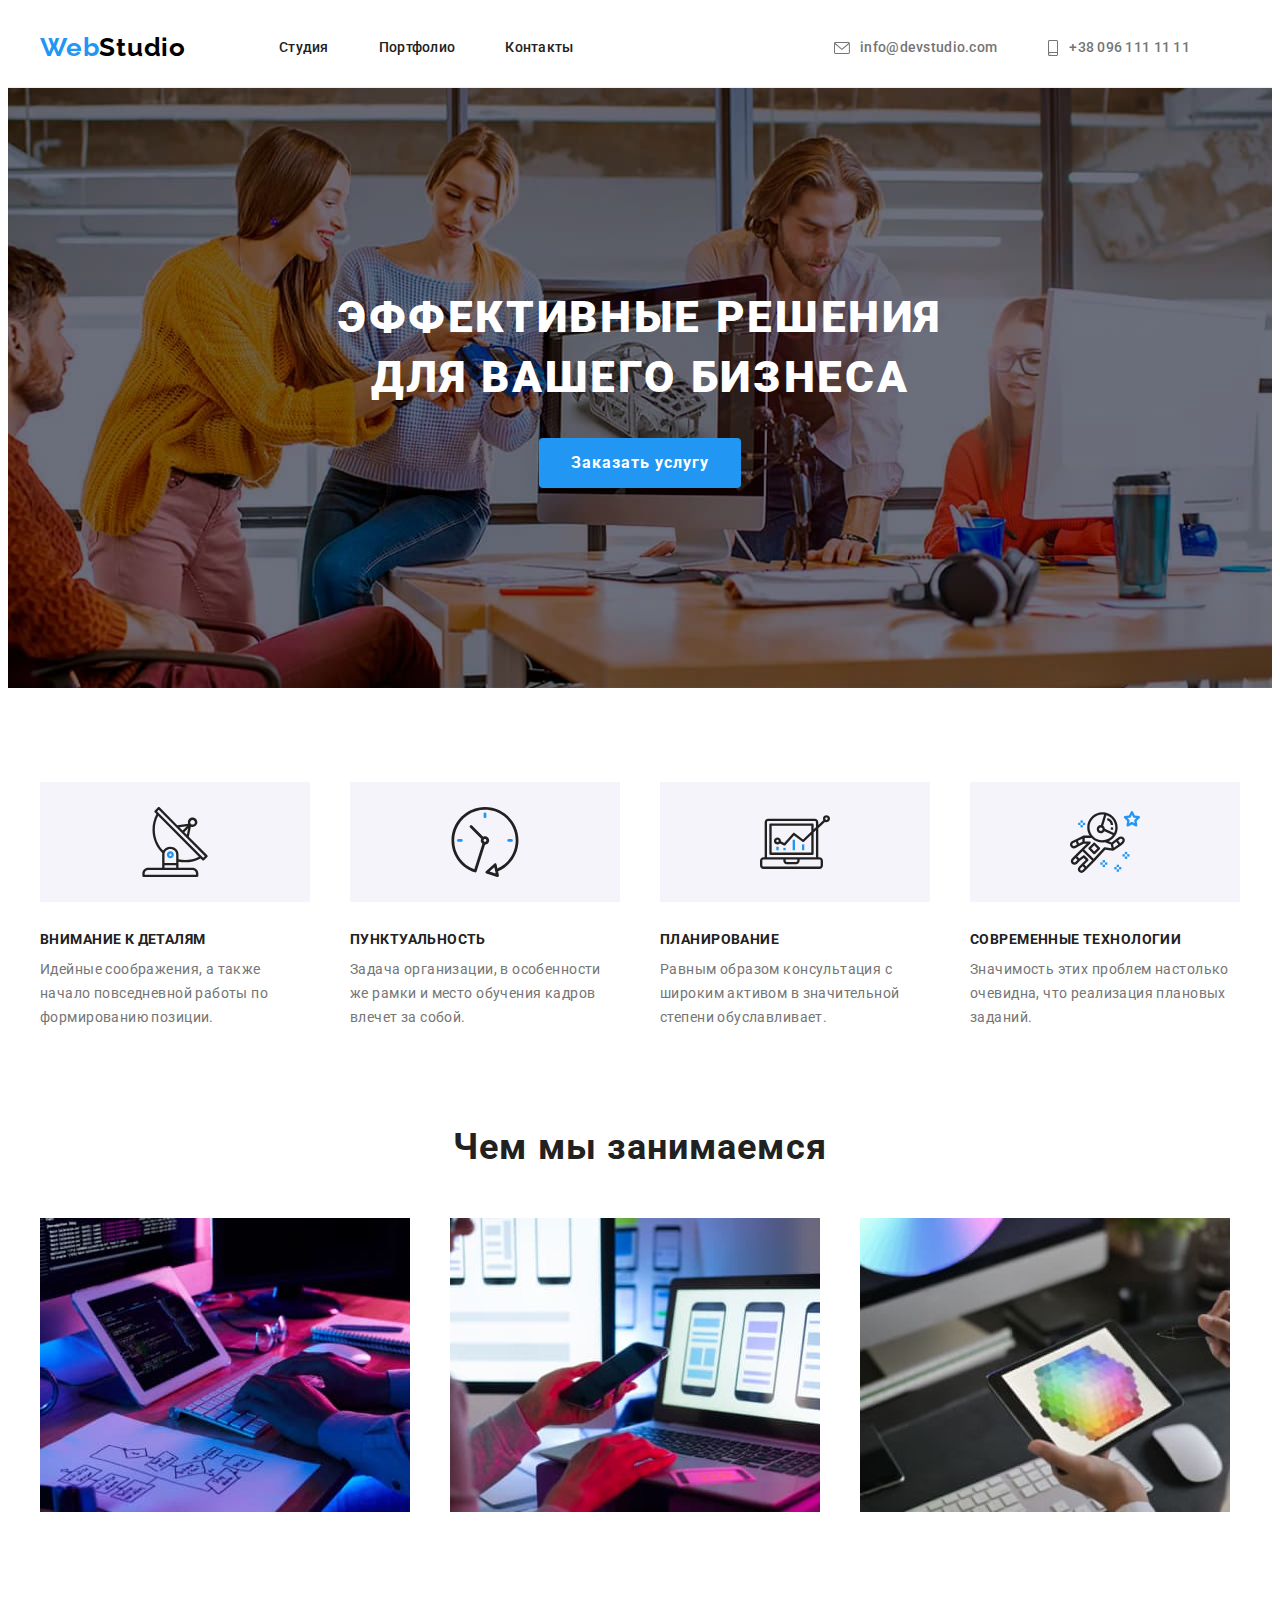
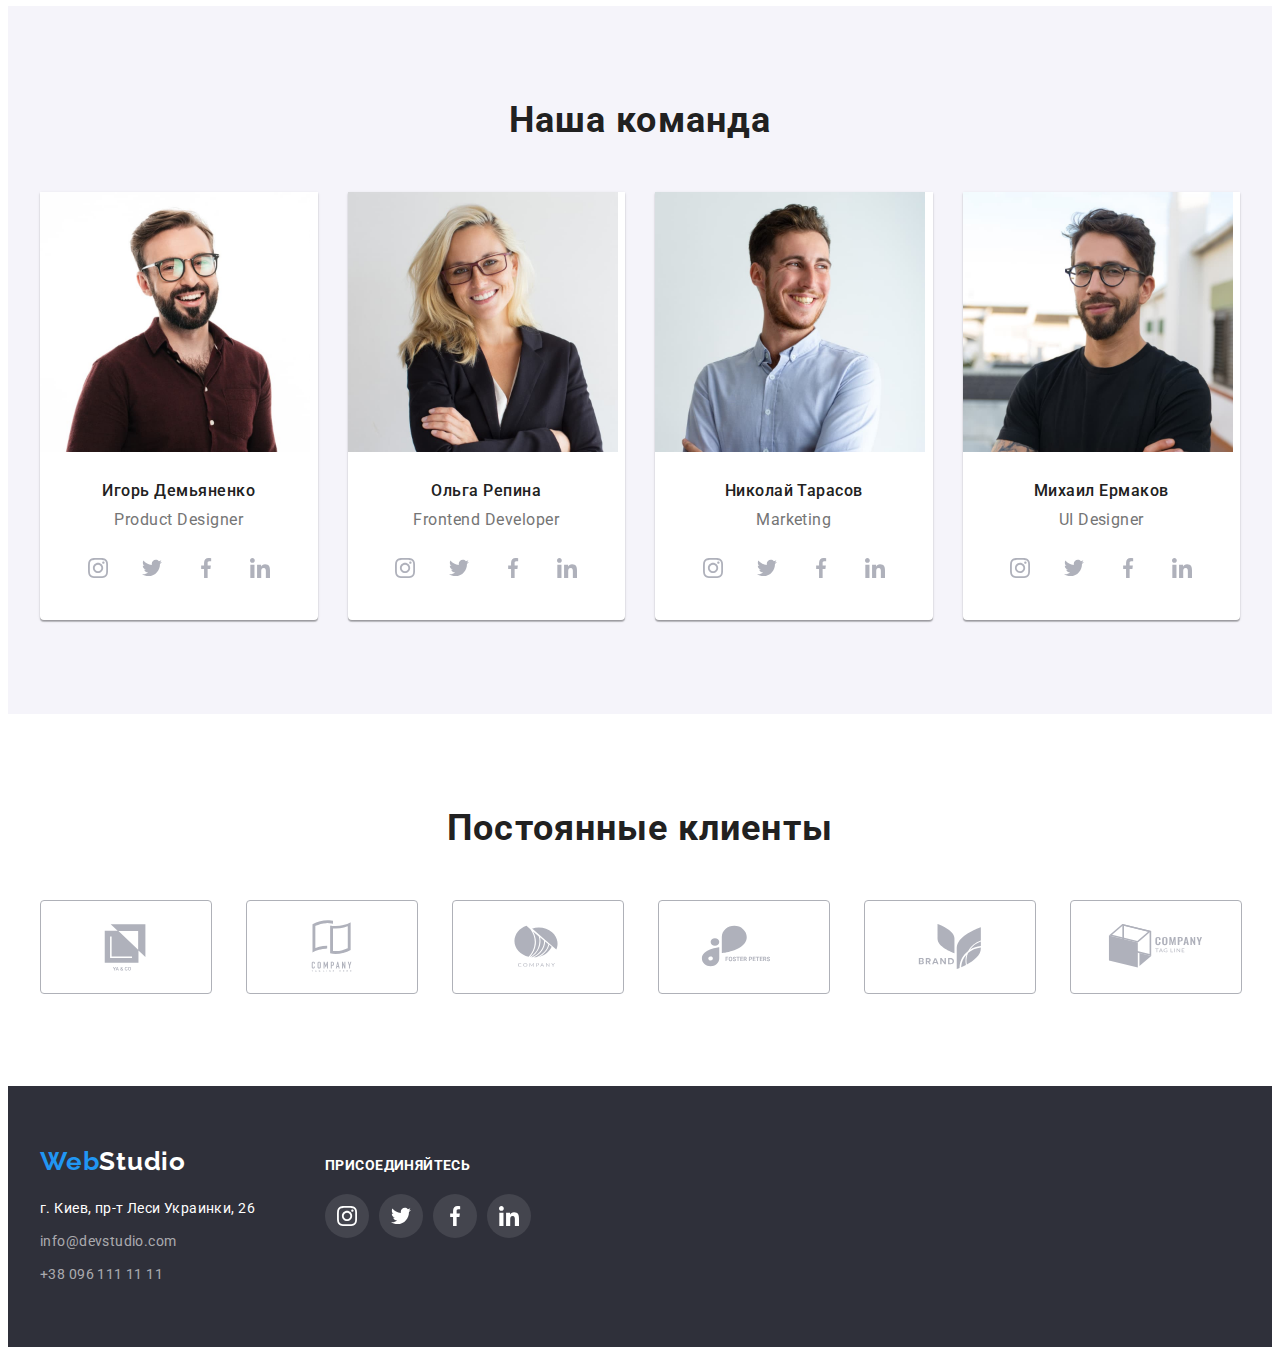
<file: index.html>
<!DOCTYPE html>
<html lang="ru">

<head>
    <meta charset="UTF-8">
    <meta http-equiv="X-UA-Compatible" content="IE=edge">
    <meta name="viewport" content="width=device-width, initial-scale=1.0">
    <title>WebStudio</title>
    <link rel="preconnect" href="https://fonts.googleapis.com">
    <link rel="preconnect" href="https://fonts.gstatic.com" crossorigin>
    <link href="https://fonts.googleapis.com/css2?family=Raleway:wght@700&family=Roboto:wght@400;500;700;900&display=swap"
        rel="stylesheet">
    <link rel="stylesheet" href="https://cdnjs.cloudflare.com/ajax/libs/modern-normalize/1.1.0/modern-normalize.min.css"
            integrity="sha512-wpPYUAdjBVSE4KJnH1VR1HeZfpl1ub8YT/NKx4PuQ5NmX2tKuGu6U/JRp5y+Y8XG2tV+wKQpNHVUX03MfMFn9Q=="
            crossorigin="anonymous" referrerpolicy="no-referrer" />
    <link rel="stylesheet" href="./css/styles.css">
</head>
<body>
<!-- Шапка -->
    <header class="header">
        <div class="container header-container">
            <nav class="navigation">
                <a class="logo link" lang="en" href="./index.html"> <span class="logo-web">Web</span>Studio</a>
                <ul class="nav-list"> 
                    <li class="nav-list-item">
                        <a class="nav-contacts link" href="./studio.html">Студия</a>
                    </li>
                    <li class="nav-list-item">
                        <a class="nav-contacts link" href="./portfolio.html">Портфолио</a>
                    </li>
                    <li class="nav-list-item">
                        <a class="nav-contacts link" href="">Контакты</a>
                    </li>
                </ul>
            </nav>
                <ul class="nav-list nav-title">
                    <li class="icon-post">
                            <a class="nav-list-mail link" href="mailto:info@devstudio.com">
                                <svg class="icon-mail" width="16" height="12">
                                    <use href="./images/sprite.svg#icon-mail"></use>
                                </svg>info@devstudio.com
                            </a>                                                                     
                            <!-- <a class="nav-list-mail link" href="mailto:info@devstudio.com">info@devstudio.com</a> стара версія запису пошти-->
                    </li>
                    <li class="icon-phone">
                            <a class="nav-list-tel link" href="tel:+380961111111">
                                <svg class="icon-tel" width="12" height="16">
                                    <use href="./images/sprite.svg#icon-tel"></use>
                                </svg>+38 096 111 11 11
                            </a>
                            <!-- <a class="nav-list link" href="tel:+380961111111">+38 096 111 11 11</a> стара версія запису телефону-->
                    </li>
                </ul>
        </div>
    </header>
    <main>
        <section class="hero">
            <div class="container hero-list">
                <h1 class="main-title">Эффективные решения для вашего бизнеса</h1>
                <button class="btn" type="button">Заказать услугу</button>
            </div>            
        </section>
<!-- Наши преимущества -->
        <section class="section">
            <div class="container">
                <h2 class="visually-hidden">Наши преимущества</h2>
                <ul class="advantages-list list">
                    <li>
                        <div class="advantage-background">
                            <svg class="icon-advantages" width="70" height="70">
                                <use href="./images/sprite.svg#icon-antenna"></use>
                            </svg>
                        </div>
                        <h3 class="advantages">Внимание к деталям</h3>
                        <p class="advantage-text">Идейные соображения, а также начало повседневной работы по формированию позиции.</p>
                    </li>
                    <li>
                        <div class="advantage-background">
                            <svg class="icon-advantages" width="70" height="70">
                                <use href="./images/sprite.svg#icon-clock"></use>
                            </svg>
                        </div>
                        <h3 class="advantages">Пунктуальность</h3>
                        <p class="advantage-text">Задача организации, в особенности же рамки и место обучения кадров влечет за собой.</p>
                    </li>
                    <li>
                        <div class="advantage-background">
                            <svg class="icon-advantages" width="70" height="70">
                                <use href="./images/sprite.svg#icon-diagram"></use>
                            </svg>
                        </div>
                        <h3 class="advantages">Планирование</h3>
                        <p class="advantage-text">Равным образом консультация с широким активом в значительной степени обуславливает.</p>
                    </li>
                    <li>
                        <div class="advantage-background">
                            <svg class="icon-advantages" width="70" height="70">
                                <use href="./images/sprite.svg#icon-astronaut"></use>
                            </svg>
                        </div>
                        <h3 class="advantages">Современные технологии</h3>
                        <p class="advantage-text">Значимость этих проблем настолько очевидна, что реализация плановых заданий.</p>
                    </li>
                </ul>
            </div>
        </section>
<!-- Чем мы занимаемся -->
        <section class="section work-section">
            <div class="container">
                <h2 class="secondary-title">Чем мы занимаемся</h2>
                <ul class="list we-do">
                    <li class="images">
                        <img src="./images/image-1.jpg" alt="worker at the desk" width="370" height="294">
                    </li>
                    <li class="images">
                        <img src="./images/image-2.jpg" alt="worker at laptop" width="370" height="294">
                    </li>
                    <li class="images">
                        <img src="./images/image-3.jpg" alt="tablet on hand" width="370" height="294">
                    </li>
                </ul>
            </div>
        </section>
<!-- Наша команда -->
        <section class="command section">
            <div class="container">
                <h2 class="secondary-title">Наша команда</h2>
                <ul class="list our-team">
                    <li class="image">
                        <img src="./images/master1.jpg" alt="Ihor" width="270" height="260" />
                        <div class="worker-names">
                            <h3 class="worker-title">Игорь Демьяненко</h3>
                            <p class="worker-position">Product Designer</p>
                            <ul class="social-icons list">
                                <li class="soc-icons-list">
                                    <a class="social-list-link" href="">
                                        <svg class="social-list-icon" width="20" height="20">
                                            <use href="./images/sprite.svg#instagram"></use>
                                        </svg>
                                    </a>
                                </li>
                                <li class="soc-icons-list">
                                    <a class="social-list-link" href="">
                                        <svg class="social-list-icon" width="20" height="20">
                                            <use href="./images/sprite.svg#twitter"></use>
                                        </svg>
                                    </a>
                                </li>
                                <li class="soc-icons-list">
                                    <a class="social-list-link" href="">
                                        <svg class="social-list-icon" width="20" height="20">
                                            <use href="./images/sprite.svg#facebook"></use>
                                        </svg>
                                    </a>
                                </li>
                                <li class="soc-icons-list">
                                    <a class="social-list-link" href="">
                                        <svg class="social-list-icon" width="20" height="20">
                                            <use href="./images/sprite.svg#linkedin"></use>
                                        </svg>
                                    </a>
                                </li>
                            </ul>                                                           
                        </div>
                    </li>
                    <li class="image">
                        <img src="./images/master2.jpg" alt="Olga" width="270" height="260" />
                        <div class="worker-names">
                            <h3 class="worker-title">Ольга Репина</h3>
                            <p class="worker-position">Frontend Developer</p>
                            <ul class="social-icons list">
                               <li class="soc-icons-list">
                                    <a class="social-list-link" href="">
                                        <svg class="social-list-icon" width="20" height="20">
                                            <use href="./images/sprite.svg#instagram"></use>
                                        </svg>
                                    </a>
                                </li>
                                <li class="soc-icons-list">
                                    <a class="social-list-link" href="">
                                        <svg class="social-list-icon" width="20" height="20">
                                            <use href="./images/sprite.svg#twitter"></use>
                                        </svg>
                                    </a>
                                </li>
                                <li class="soc-icons-list">
                                    <a class="social-list-link" href="">
                                        <svg class="social-list-icon" width="20" height="20">
                                            <use href="./images/sprite.svg#facebook"></use>
                                        </svg>
                                    </a>
                                </li>
                                <li class="soc-icons-list">
                                    <a class="social-list-link" href="">
                                        <svg class="social-list-icon" width="20" height="20">
                                            <use href="./images/sprite.svg#linkedin"></use>
                                        </svg>
                                    </a>
                                </li>
                            </ul>
                        </div>
                    </li>
                    <li class="image">
                        <img src="./images/master3.jpg" alt="Nikolay" width="270" height="260" />
                        <div class="worker-names">
                            <h3 class="worker-title">Николай Тарасов</h3>
                            <p class="worker-position">Marketing</p>
                            <ul class="social-icons list">
                                <li class="soc-icons-list">
                                    <a class="social-list-link" href="">
                                        <svg class="social-list-icon" width="20" height="20">
                                            <use href="./images/sprite.svg#instagram"></use>
                                        </svg>
                                    </a>
                                </li>
                                <li class="soc-icons-list">
                                    <a class="social-list-link" href="">
                                        <svg class="social-list-icon" width="20" height="20">
                                            <use href="./images/sprite.svg#twitter"></use>
                                        </svg>
                                    </a>
                                </li>
                                <li class="soc-icons-list">
                                    <a class="social-list-link" href="">
                                        <svg class="social-list-icon" width="20" height="20">
                                            <use href="./images/sprite.svg#facebook"></use>
                                        </svg>
                                    </a>
                                </li>
                                <li class="soc-icons-list">
                                    <a class="social-list-link" href="">
                                        <svg class="social-list-icon" width="20" height="20">
                                            <use href="./images/sprite.svg#linkedin"></use>
                                        </svg>
                                    </a>
                                </li>
                            </ul>
                        </div>
                    </li>
                    <li class="image">
                        <img src="./images/master4.jpg" alt="Mihail" width="270" height="260" />
                        <div class="worker-names">
                            <h3 class="worker-title">Михаил Ермаков</h3>
                            <p class="worker-position">UI Designer</p>
                            <ul class="social-icons list">
                                <li class="soc-icons-list">
                                    <a class="social-list-link" href="">
                                        <svg class="social-list-icon" width="20" height="20">
                                            <use href="./images/sprite.svg#instagram"></use>
                                        </svg>
                                    </a>
                                </li>
                                <li class="soc-icons-list">
                                    <a class="social-list-link" href="">
                                        <svg class="social-list-icon" width="20" height="20">
                                            <use href="./images/sprite.svg#twitter"></use>
                                        </svg>
                                    </a>
                                </li>
                                <li class="soc-icons-list">
                                    <a class="social-list-link" href="">
                                        <svg class="social-list-icon" width="20" height="20">
                                            <use href="./images/sprite.svg#facebook"></use>
                                        </svg>
                                    </a>
                                </li>
                                <li class="soc-icons-list">
                                    <a class="social-list-link" href="">
                                        <svg class="social-list-icon" width="20" height="20">
                                            <use href="./images/sprite.svg#linkedin"></use>
                                        </svg>
                                    </a>
                                </li>
                            </ul>
                        </div>
                    </li>
                </ul>
            </div>
        </section>
        <section class="section">
            <div class="container">
                <h2 class="secondary-title">Постоянные клиенты</h2>
                    <ul class="clients list">
                        <li class="client-icon-list">
                            <a class="clients-icon-link" href="">
                                <svg class="client-icon" width="106" height="60">
                                    <use href="./images/sprite.svg#icon-logo"></use>
                                </svg>
                            </a>
                        </li>
                        <li class="client-icon-list">
                            <a class="clients-icon-link" href="">
                                <svg class="client-icon" width="106" height="60">
                                    <use href="./images/sprite.svg#icon-logo-1"></use>
                                </svg>
                            </a>
                        </li>
                        <li class="client-icon-list">
                            <a class="clients-icon-link" href="">
                                <svg class="client-icon" width="106" height="60">
                                    <use href="./images/sprite.svg#icon-logo-2"></use>
                                </svg>
                            </a>
                        </li>
                        <li class="client-icon-list">
                            <a class="clients-icon-link" href="">
                                <svg class="client-icon" width="106" height="60">
                                    <use href="./images/sprite.svg#icon-logo-3"></use>
                                </svg>
                            </a>
                        </li>
                        <li class="client-icon-list">
                            <a class="clients-icon-link" href="">
                                <svg class="client-icon" width="106" height="60">
                                    <use href="./images/sprite.svg#icon-logo-4"></use>
                                </svg>
                            </a>
                        </li>
                        <li class="client-icon-list">
                            <a class="clients-icon-link" href="">
                                <svg class="client-icon" width="106" height="60">
                                    <use href="./images/sprite.svg#icon-logo-5"></use>
                                </svg>
                            </a>
                        </li>
                    </ul>
            </div>
        </section>
    </main>
<!-- Футер -->
    <footer class="footer">
        <div class="footer-container container">
            <div>
            <a class="logo-f" lang="en"> <span class="logo-web">Web</span><span class="logo-s">Studio</span></a>
            <address class="adre">
                <ul class="contacts list-f">
                    <li>
                        <a href="https://goo.gl/maps/ViY8MvTfZeBaugTC6" class="adress link" target="_blank">
                            г. Киев, пр-т Леси Украинки, 26</a>
                    </li>
                    <li class="footer-nav">
                        <a class="nav-list-f link" href="mailto:info@devstudio.com">info@devstudio.com</a>
                    </li>
                    <li class="footer-nav">
                        <a class="nav-list-f link" href="tel:+380961111111">+38 096 111 11 11</a>
                    </li>
                </ul>
            </address>
            </div>
           <div class="invitation">
            <h3 class="footer-invitation">Присоединяйтесь</h3>
            <ul class="invitation-icons list">
                <li class="soc-icons-f">
                    <a class="invitation-list-link" href="">
                        <svg class="invitation-list-icon" width="20" height="20">
                            <use href="./images/sprite.svg#instagram"></use>
                        </svg>
                    </a>
                </li>
                <li class="soc-icons-f">
                    <a class="invitation-list-link" href="">
                        <svg class="invitation-list-icon" width="20" height="20">
                            <use href="./images/sprite.svg#twitter"></use>
                        </svg>
                    </a>
                </li>
                <li class="soc-icons-f">
                    <a class="invitation-list-link" href="">
                        <svg class="invitation-list-icon" width="20" height="20">
                            <use href="./images/sprite.svg#facebook"></use>
                        </svg>
                    </a>
                </li>
                <li class="soc-icons-f">
                    <a class="invitation-list-link" href="">
                        <svg class="invitation-list-icon" width="20" height="20">
                            <use href="./images/sprite.svg#linkedin"></use>
                        </svg>
                    </a>
                </li>
            </ul>
           </div>
        </div>  
        
    </footer>
</body>

</html>
</file>
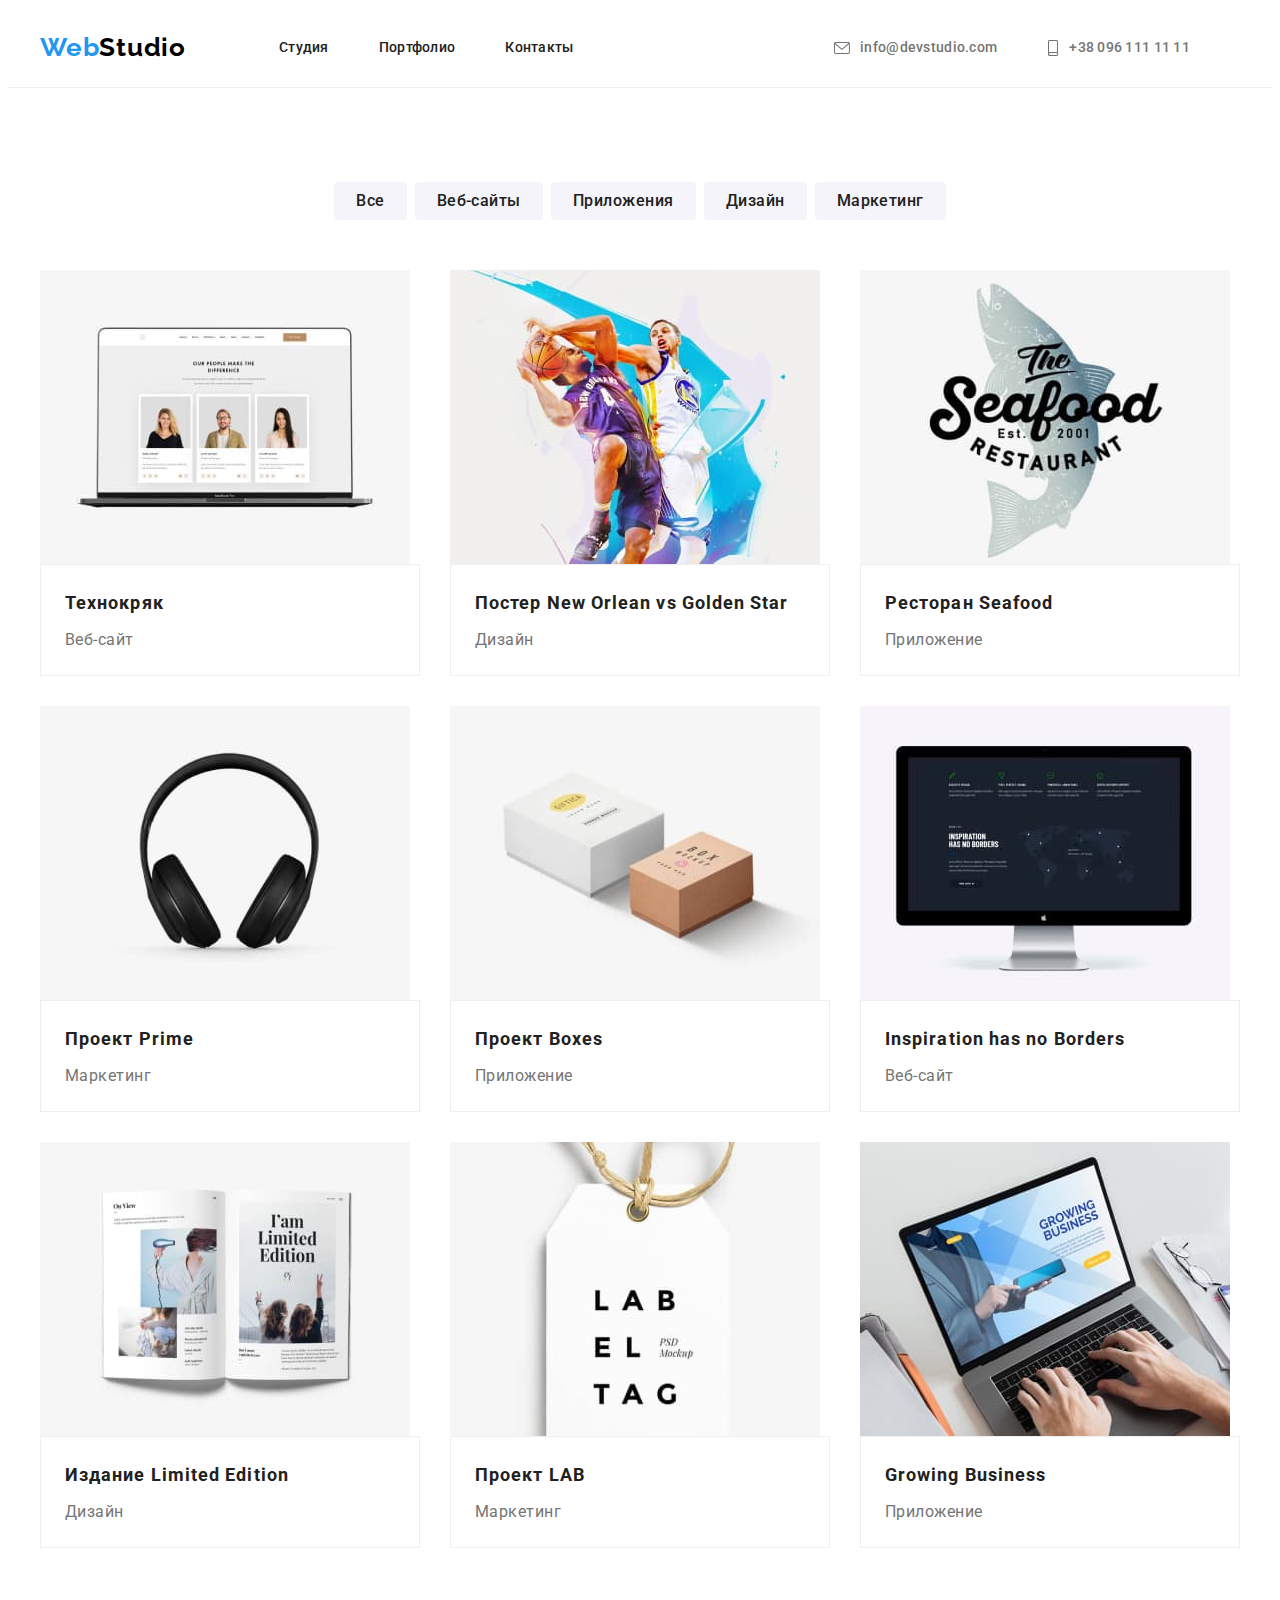
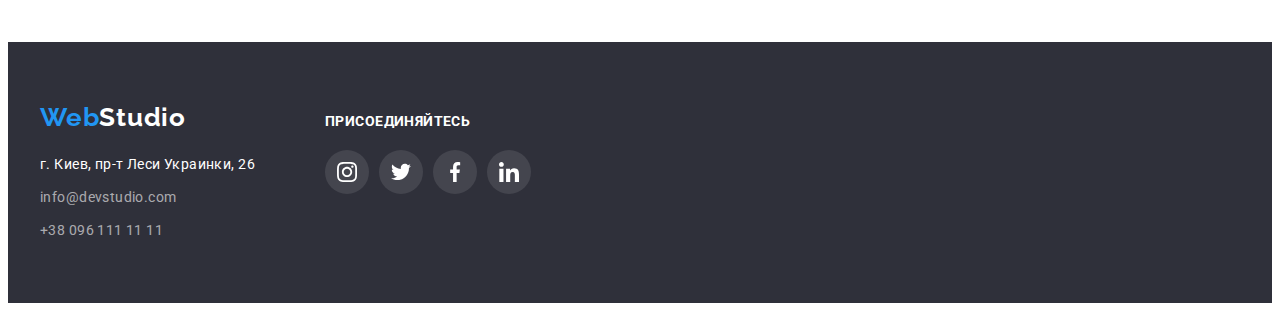
<file: portfolio.html>
<!DOCTYPE html>
<html lang="ru">
<head>
    <meta charset="UTF-8">
    <meta http-equiv="X-UA-Compatible" content="IE=edge">
    <meta name="viewport" content="width=device-width, initial-scale=1.0">
    <title>Portfolio</title>
    <link rel="preconnect" href="https://fonts.googleapis.com">
    <link rel="preconnect" href="https://fonts.gstatic.com" crossorigin>
    <link
        href="https://fonts.googleapis.com/css2?family=Raleway:wght@700&family=Roboto:wght@400;500;700;900&display=swap"
        rel="stylesheet">
    <link rel="stylesheet" href="https://cdnjs.cloudflare.com/ajax/libs/modern-normalize/1.1.0/modern-normalize.min.css"
        integrity="sha512-wpPYUAdjBVSE4KJnH1VR1HeZfpl1ub8YT/NKx4PuQ5NmX2tKuGu6U/JRp5y+Y8XG2tV+wKQpNHVUX03MfMFn9Q=="
        crossorigin="anonymous" referrerpolicy="no-referrer" />
    <link rel="stylesheet" href="./css/styles.css">
</head>

<body>
    <!-- Шапка -->
<header class="header">
    <div class="container header-container">
        <nav class="navigation">
            <a class="logo link" lang="en" href="./index.html"> <span class="logo-web">Web</span>Studio</a>
            <ul class="nav-list">
                <li class="nav-list-item">
                    <a class="nav-contacts link" href="./studio.html">Студия</a>
                </li>
                <li class="nav-list-item">
                    <a class="nav-contacts link" href="./portfolio.html">Портфолио</a>
                </li>
                <li class="nav-list-item">
                    <a class="nav-contacts link" href="">Контакты</a>
                </li>
            </ul>
        </nav>
        <ul class="nav-list nav-title">
            <li class="icon-post">
                <a class="nav-list-mail link" href="mailto:info@devstudio.com">
                    <svg class="icon-mail" width="16" height="12">
                        <use href="./images/sprite.svg#icon-mail"></use>
                    </svg>info@devstudio.com
                </a>
                <!-- <a class="nav-list-mail link" href="mailto:info@devstudio.com">info@devstudio.com</a> стара версія запису пошти-->
            </li>
            <li class="icon-phone">
                <a class="nav-list-tel link" href="tel:+380961111111">
                    <svg class="icon-tel" width="12" height="16">
                        <use href="./images/sprite.svg#icon-tel"></use>
                    </svg>+38 096 111 11 11
                </a>
                <!-- <a class="nav-list link" href="tel:+380961111111">+38 096 111 11 11</a> стара версія запису телефону-->
            </li>
        </ul>
    </div>
</header>
    <main>
        <section class="section">
            <div class="container">
                <h1 class="visually-hidden">НАШИ ВОЗМОЖНОСТИ</h1>
                <ul class="button-list">
                    <li class="list-p"><button class="btn-p" type="button">Все</button></li>
                    <li class="list-p"><button class="btn-p" type="button">Веб-сайты</button></li>
                    <li class="list-p"><button class="btn-p" type="button">Приложения</button></li>
                    <li class="list-p"><button class="btn-p" type="button">Дизайн</button></li>
                    <li class="list-p"><button class="btn-p" type="button">Маркетинг</button></li>
                </ul> 
                    <ul class="list work-images">
                        <li class="main-work">
                            <a class="main-work-link link" href="">
                            <img src="./images/work-1.jpg" alt="notebook" width="370" height="294">
                            <div class="work-variants">
                                <h2 class="work-list">Технокряк</h2>
                                <p class="work-type">Веб-сайт</p>
                            </div>
                            </a>
                        </li>
                        <li class="main-work">
                            <a class="main-work-link link" href="">
                                <img src="./images/work-2.jpg" alt="basketball players" width="370" height="294">
                                <div class="work-variants">
                                    <h2 class="work-list">Постер <span lang="en">New Orlean vs Golden Star</span></h2>
                                    <p class="work-type">Дизайн</p>
                                </div>
                            </a>
                        </li>
                        <li class="main-work">
                            <a class="main-work-link link" href="">
                                <img src="./images/work-3.jpg" alt="fish with title" width="370" height="294">
                                <div class="work-variants">
                                    <h2 class="work-list">Ресторан <span lang="en">Seafood</span></h2>
                                    <p class="work-type">Приложение</p>
                                </div>
                            </a>
                        </li>
                        <li class="main-work">
                            <a class="main-work-link link" href="">
                                <img src="./images/work-4.jpg" alt="headphones" width="370" height="294">
                                <div class="work-variants">
                                    <h2 class="work-list">Проект <span lang="en">Prime</span></h2>
                                    <p class="work-type">Маркетинг</p>
                                </div>
                            </a>
                        </li>
                        <li class="main-work">
                            <a class="main-work-link link" href="">
                                <img src="./images/work-5.jpg" alt="two boxes" width="370" height="294">
                                <div class="work-variants">
                                    <h2 class="work-list">Проект <span lang="en">Boxes</span></h2>
                                    <p class="work-type">Приложение</p>
                                </div>
                            </a>
                        </li>
                        <li class="main-work">
                            <a class="main-work-link link" href="">
                                <img src="./images/work-6.jpg" alt="monitor" width="370" height="294">
                                <div class="work-variants">
                                    <h2 class="work-list"><span lang="en">Inspiration has no Borders</span></h2>
                                    <p class="work-type">Веб-сайт</p>
                                </div>
                            </a>
                        </li>
                        <li class="main-work">
                            <a class="main-work-link link" href="">
                                <img src="./images/work-7.jpg" alt="open book" width="370" height="294">
                                <div class="work-variants">
                                    <h2 class="work-list">Издание <span lang="en">Limited Edition</span></h2>
                                    <p class="work-type">Дизайн</p>
                                </div>
                            </a>
                        </li>
                        <li class="main-work">
                            <a class="main-work-link link" href="">
                                <img src="./images/work-8.jpg" alt="label" width="370" height="294">
                                <div class="work-variants">
                                    <h2 class="work-list">Проект <span lang="en">LAB</span></h2>
                                    <p class="work-type">Маркетинг</p>
                                </div>
                            </a>
                        </li>
                        <li class="main-work">
                            <a class="main-work-link link" href="">
                                <img src="./images/work-9.jpg" alt="work with notebook" width="370" height="294">
                                <div class="work-variants">
                                    <h2 class="work-list"><span lang="en">Growing Business</span></h2>
                                    <p class="work-type">Приложение</p>
                                </div>
                            </a>
                        </li>
                    </ul>                
            </div>
        </section>
    </main>

<!-- Футер -->

    <footer class="footer">
        <div class="footer-container container">
            <div>
                <a class="logo-f" lang="en"> <span class="logo-web">Web</span><span class="logo-s">Studio</span></a>
                <address class="adre">
                    <ul class="contacts list-f">
                        <li>
                            <a href="https://goo.gl/maps/ViY8MvTfZeBaugTC6" class="adress link" target="_blank">
                                г. Киев, пр-т Леси Украинки, 26</a>
                        </li>
                        <li class="footer-nav">
                            <a class="nav-list-f link" href="mailto:info@devstudio.com">info@devstudio.com</a>
                        </li>
                        <li class="footer-nav">
                            <a class="nav-list-f link" href="tel:+380961111111">+38 096 111 11 11</a>
                        </li>
                    </ul>
                </address>
            </div>
            <div class="invitation">
                <h3 class="footer-invitation">Присоединяйтесь</h3>
                <ul class="invitation-icons list">
                    <li class="soc-icons-f">
                        <a class="invitation-list-link" href="">
                            <svg class="invitation-list-icon" width="20" height="20">
                                <use href="./images/sprite.svg#instagram"></use>
                            </svg>
                        </a>
                    </li>
                    <li class="soc-icons-f">
                        <a class="invitation-list-link" href="">
                            <svg class="invitation-list-icon" width="20" height="20">
                                <use href="./images/sprite.svg#twitter"></use>
                            </svg>
                        </a>
                    </li>
                    <li class="soc-icons-f">
                        <a class="invitation-list-link" href="">
                            <svg class="invitation-list-icon" width="20" height="20">
                                <use href="./images/sprite.svg#facebook"></use>
                            </svg>
                        </a>
                    </li>
                    <li class="soc-icons-f">
                        <a class="invitation-list-link" href="">
                            <svg class="invitation-list-icon" width="20" height="20">
                                <use href="./images/sprite.svg#linkedin"></use>
                            </svg>
                        </a>
                    </li>
                </ul>
            </div>
        </div>
    
    </footer>
</body>
</html>
</file>
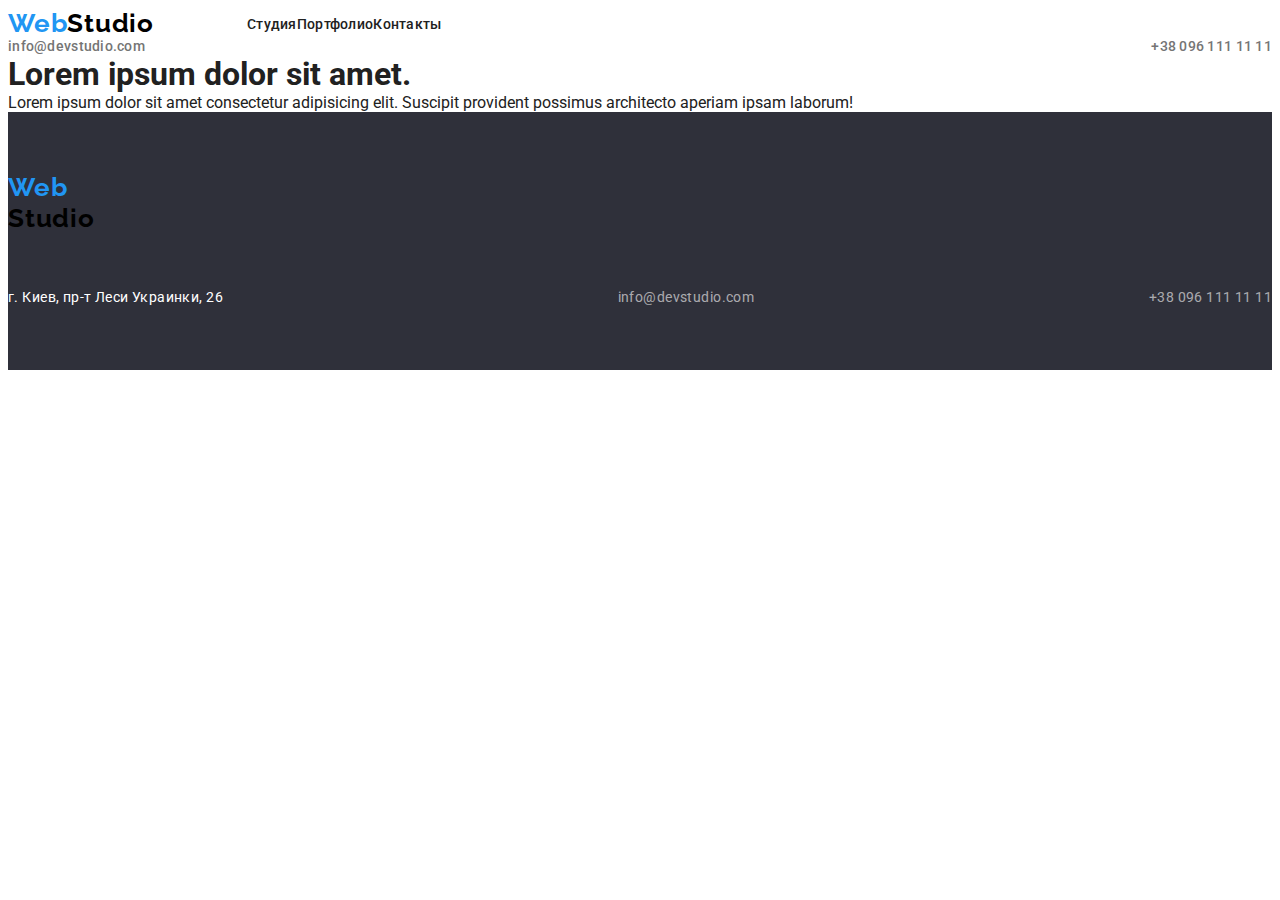
<file: studio.html>
<!DOCTYPE html>
<html lang="ru">

<head>
    <meta charset="UTF-8">
    <meta http-equiv="X-UA-Compatible" content="IE=edge">
    <meta name="viewport" content="width=device-width, initial-scale=1.0">
    <title>WebStudio</title>
    <link rel="preconnect" href="https://fonts.googleapis.com">
    <link rel="preconnect" href="https://fonts.gstatic.com" crossorigin>
    <link href="https://fonts.googleapis.com/css2?family=Raleway:wght@700&family=Roboto:wght@400;500;700;900&display=swap"
        rel="stylesheet">
    <link rel="stylesheet" href="./css/styles.css">
</head>

<body>
    <header>
<!-- Шапка -->
        <nav class="navigation">
            <a class="logo link" lang="en"> <span class="logo-web">Web</span>Studio</a>
            <ul class="list">
                <li>
                    <a class="nav-contacts link" href="./studio.html">Студия</a>
                </li>
                <li>
                    <a class="nav-contacts link" href="./portfolio.html">Портфолио</a>
                </li>
                <li>
                    <a class="nav-contacts link">Контакты</a>
                </li>
            </ul>
        </nav>
        <ul class="contacts list">
            <li>
                <a class="nav-list link" href="mailto:info@devstudio.com">info@devstudio.com</a>
            </li>
            <li>
                <a class="nav-list link" href="tel:+380961111111">+38 096 111 11 11</a>
            </li>
        </ul>
    </header>
    <main>
        <h1>Lorem ipsum dolor sit amet.</h1>
        <p>Lorem ipsum dolor sit amet consectetur adipisicing elit. 
            Suscipit provident possimus architecto aperiam ipsam laborum!
        </p>
    </main>
<footer class="footer">
    <a class="logo" lang="en"> <span class="logo-web">Web</span><span class="logo-f">Studio</span></a>
    <address class="adr">
        <ul class="contacts list">
            <li>
                <a href="https://goo.gl/maps/ViY8MvTfZeBaugTC6" class="adress link" target="_blank">
                    г. Киев, пр-т Леси Украинки, 26</a>
            </li>
            <li>
                <a class="nav-list-f link" href="mailto:info@devstudio.com">info@devstudio.com</a>
            </li>
            <li>
                <a class="nav-list-f link" href="tel:+380961111111">+38 096 111 11 11</a>
            </li>
        </ul>
    </address>
</footer>
</body>

</html>
</file>
<file: css/styles.css>
:root {
  --basic-title: 'Roboto', sans-serif;
  --accent-color: #2196f3;
  --logo-color: #000000;
  --main-color: #212121;
  --secondary-color: #757575;
  --light-color: #ffffff;
  --background-color-comand: #f5f4fa;
  --background-color-hero: #c4c4c4;
  --social-icon-color: #afb1bb;
}

.list {
  list-style: none;

  display: flex;
  justify-content: space-between;
}

.image {
  background-color: var(--light-color);
}

.link {
  text-decoration: none;
}
body {
  font-family: var(--basic-title);
  color: var(--main-color);
}

h1,
h2,
h3,
p {
  margin-top: 0;
  margin-bottom: 0;
}

ul,
ol {
  margin-top: 0;
  margin-bottom: 0;
  padding-left: 0;
}

img {
  max-width: 100%;
  display: block;
  height: auto;
}

address {
  font-style: normal;
}

.container {
  width: 1200px;
  padding-left: 15px;
  padding-right: 15px;
  margin-left: auto;
  margin-right: auto;
}

.section {
  padding-top: 94px;
  padding-bottom: 94px;
}

/* ============= Шапка =========== */

.header {
  padding-top: 24px;
  padding-bottom: 24px;
  border-bottom: 1px solid #eeeeee;
}

.header-container {
  display: flex;
  align-items: center;
}

.logo-web {
  color: var(--accent-color);
}

.logo {
  font-family: 'Raleway', sans-serif;
  font-weight: 700;
  font-size: 26px;
  line-height: 1.2;
  letter-spacing: 0.03em;
  color: var(--logo-color);

  margin-right: 93px;
}

.logo-f {
  font-family: 'Raleway', sans-serif;
  font-weight: 700;
  font-size: 26px;
  line-height: 1.2;
  letter-spacing: 0.03em;
  color: var(--logo-color);
}

.navigation {
  display: flex;
  align-items: center;
}

.nav-list-item:not(:last-child) {
  margin-right: 50px;
}

.nav-contacts {
  font-family: Roboto;
  font-weight: 500;
  font-size: 14px;
  line-height: 1.14;
  letter-spacing: 0.02em;
  color: var(--main-color);
}

.nav-list,
.nav-list-tel,
.nav-list-mail {
  list-style: none;
  font-family: var(--basic-title);
  font-weight: 500;
  font-size: 14px;
  line-height: 1.14;
  letter-spacing: 0.02em;
  color: var(--secondary-color);

  display: flex;
  align-items: center;
}

.nav-title {
  display: flex;
  margin-left: auto;
}

.nav-list-tel:hover,
.nav-list-tel:focus,
.nav-contacts:hover,
.nav-contacts:focus,
.nav-list-f:hover,
.nav-list-f:focus,
.adress:hover,
.address:focus,
.nav-list-mail:hover,
.nav-list-mail:focus {
  color: var(--accent-color);
  fill: var(--accent-color);
}

.icon-post,
.icon-phone {
  display: flex;
  margin-right: 50px;
  fill: var(--secondary-color);
}

.icon-mail,
.icon-tel {
  margin-right: 10px;
}

.hero {
  background-image: linear-gradient(rgba(0, 0, 0, 0.2), rgba(0, 0, 0, 0.2)),
    url('../images/background-hero.jpg');
  background-size: cover;
  background-color: var(--background-color-hero);
  background-position: center;
  background-repeat: no-repeat;
  max-width: 1600px;
  margin-left: auto;
  margin-right: auto;
  padding-top: 200px;
  padding-bottom: 200px;
}

.main-title {
  font-family: var(--basic-title);
  font-weight: 900;
  font-size: 44px;
  line-height: 1.36;
  text-align: center;
  letter-spacing: 0.06em;
  text-transform: uppercase;
  color: var(--light-color);

  width: 696px;
  margin-left: auto;
  margin-right: auto;
  margin-bottom: 30px;
}

.btn {
  font-family: var(--basic-title);
  font-weight: 700;
  font-size: 16px;
  line-height: 1.87;

  display: flex;
  align-items: center;
  text-align: center;
  letter-spacing: 0.06em;
  color: var(--light-color);
  background-color: var(--accent-color);
  cursor: pointer;

  min-width: 200px;
  padding: 10px 32px;
  border-width: 0;
  border-radius: 4px;

  margin-left: auto;
  margin-right: auto;
}

/* Наши преимущества */

.advantages {
  font-family: var(--basic-title);
  font-weight: 700;
  font-size: 14px;
  line-height: 1.14;
  letter-spacing: 0.03em;
  text-transform: uppercase;
  color: var(--main-color);

  margin-bottom: 10px;
  margin-top: 30px;
}

.icon-advantages {
  display: flex;
}

.advantage-background {
  display: flex;
  align-items: center;
  justify-content: center;
  width: 270px;
  height: 120px;
  background-color: var(--background-color-comand);
}

.advantages-list:not(:last-child) {
  margin-top: 94px;
  margin-left: 30px;
}

.advantage-text {
  font-family: var(--basic-title);
  font-weight: normal;
  font-size: 14px;
  line-height: 1.71;
  letter-spacing: 0.03em;
  text-transform: none;
  color: var(--secondary-color);

  height: 75px;
  width: 270px;
}

/* Чем мы занимаемся и наша команда */

.work-section {
  padding-top: 0;
}

.secondary-title {
  font-family: var(--basic-title);
  font-weight: 700;
  font-size: 36px;
  line-height: 1.16;
  text-align: center;
  letter-spacing: 0.03em;
  color: var(--main-color);
  margin-bottom: 50px;
}

.command {
  background-color: var(--background-color-comand);
}

.our-team,
.we-do {
  display: flex;
  flex-wrap: wrap;
  margin-left: -30px;
  margin-top: -30px;
}

.images {
  justify-content: center;
  margin-left: 30px;
  margin-top: 30px;
  flex-basis: calc((100% - 90px) / 3);
}

.image {
  justify-content: center;
  margin-left: 30px;
  margin-top: 30px;
  flex-basis: calc((100% - 120px) / 4);
  background-color: var(--light-color);
  box-shadow: 0px 1px 3px rgba(0, 0, 0, 0.12), 0px 1px 1px rgba(0, 0, 0, 0.14),
    0px 2px 1px rgba(0, 0, 0, 0.2);
  border-radius: 0px 0px 4px 4px;
}

.worker-title {
  font-family: var(--basic-title);
  font-weight: 500;
  font-size: 16px;
  line-height: 1.18;
  text-align: center;
  letter-spacing: 0.03em;
  color: var(--main-color);

  margin-bottom: 10px;
}

.worker-position {
  font-family: var(--basic-title);
  font-size: 16px;
  line-height: 1.18;
  text-align: center;
  letter-spacing: 0.03em;
  color: var(--secondary-color);
}

.worker-names {
  padding-top: 30px;
  padding-bottom: 30px;
}

.social-list-link {
  display: flex;
  align-items: center;
  justify-content: center;
  width: 44px;
  height: 44px;
  border-radius: 50%;
}

.social-list-icon,
.client-icon {
  fill: var(--social-icon-color);
}

.social-list-link:hover .social-list-icon,
.social-list-link:focus .social-list-icon {
  fill: var(--light-color);
}

.social-list-link:hover,
.social-list-link:focus {
  background-color: var(--accent-color);
}

.social-icons {
  justify-content: center;
  margin-top: 16px;
}

.soc-icons-list:not(:last-child) {
  margin-right: 10px;
}

/* ====== Наши клиенты ====== */

.client-icon-list {
  width: 170px;
  height: 92px;
}

.clients-icon-link {
  width: 100%;
  height: 100%;
  border: 1px solid #afb1b8;
  border-radius: 4px;
  display: flex;
  align-items: center;
  justify-content: center;
}

.clients-icon-link:hover,
.clients-icon-link:focus {
  border: solid var(--accent-color);
}

.client-icon:hover,
.client-icon:focus {
  fill: var(--accent-color);
}

/* Футер */

.footer-container {
  align-items: baseline;
  display: flex;
}

.logo-s {
  color: var(--light-color);
}

.footer {
  display: block;
  background-color: #2f303a;
  padding-top: 60px;
  padding-bottom: 60px;
}

.logo-f {
  display: flex;
  margin-bottom: 20px;
}

.list-f {
  list-style: none;
}

.adress {
  font-family: var(--basic-title);
  font-style: normal;
  font-size: 14px;
  line-height: 1.71;
  letter-spacing: 0.03em;
  color: var(--light-color);
}

.nav-list-f {
  font-family: var(--basic-title);
  font-style: normal;
  font-size: 14px;
  line-height: 1.71;
  letter-spacing: 0.03em;
  color: rgba(255, 255, 255, 0.6);
}

.footer-nav {
  margin-top: 9px;
}

.footer-invitation {
  font-family: var(--basic-title);
  font-weight: 700;
  font-size: 14px;
  line-height: 1.14;
  letter-spacing: 0.03em;
  text-transform: uppercase;

  color: var(--light-color);
}

.invitation {
  margin-left: 70px;
}

/* Іконки соцюмереж в футері */

.invitation-icons {
  margin-top: 20px;
}

.invitation-list-link {
  display: flex;
  align-items: center;
  justify-content: center;
  width: 44px;
  height: 44px;
  border-radius: 50%;
}

.invitation-list-icon {
  fill: var(--light-color);
}

.invitation-list-link,
.invitation-list-link {
  background-color: rgba(255, 255, 255, 10%);
}

.invitation-list-link:hover,
.invitation-list-link:focus {
  background-color: var(--accent-color);
}

.soc-icons-f:not(:last-child) {
  margin-right: 10px;
}

/* =========== ПОРТФОЛИО ========== */

/* Скрытый заголовок Н1 */

.visually-hidden {
  border: 0 none;
  clip: rect(0px, 0px, 0px, 0px);
  height: 1px;
  margin: -1px;
  overflow: hidden;
  padding: 0;
  position: absolute;
  width: 1px;
}

/* Кнопки сортировки работ */

.btn-p {
  font-family: var(--basic-title);
  font-weight: 500;
  font-size: 16px;
  line-height: 1.63;
  text-align: center;
  letter-spacing: 0.03em;
  color: var(--main-color);
  background-color: #f5f4fa;
  cursor: pointer;

  min-height: 38px;
  padding: 6px 22px;
  border-width: 0;
  border-radius: 4px;
}

.btn-p:hover,
.btn-p:focus {
  background-color: var(--accent-color);
  color: var(--light-color);
  box-shadow: 0px 3px 1px rgba(0, 0, 0, 0.1), 0px 1px 2px rgba(0, 0, 0, 0.08),
    0px 2px 2px rgba(0, 0, 0, 0.12);
}

.main-work-link {
  display: block;
}

.main-work-link:hover,
.main-work-link:focus {
  box-shadow: 0px 1px 1px rgba(0, 0, 0, 0.12), 0px 4px 4px rgba(0, 0, 0, 0.06),
    1px 4px 6px rgba(0, 0, 0, 0.16);
}

/* Подписи под работами */

.list-p {
  list-style: none;
}

.list-p:not(:last-child) {
  margin-right: 8px;
}

.button-list {
  display: flex;
  justify-content: center;
  align-items: center;
  margin-bottom: 50px;
}

.work-images {
  display: flex;
  flex-wrap: wrap;
  margin-left: -30px;
  margin-top: -30px;
}

.main-work {
  margin-left: 30px;
  margin-top: 30px;
  flex-basis: calc((100% - 90px) / 3);
}

.work-variants {
  border: 1px solid #eeeeee;
  padding: 20px 24px;
}

.work-list {
  font-family: var(--basic-title);
  font-weight: 700;
  font-size: 18px;
  line-height: 2;
  letter-spacing: 0.06em;
  color: var(--main-color);
}

.work-type {
  font-family: var(--basic-title);
  font-size: 16px;
  line-height: 1.87;
  letter-spacing: 0.03em;
  color: var(--secondary-color);

  margin-top: 4px;
}
</file>
